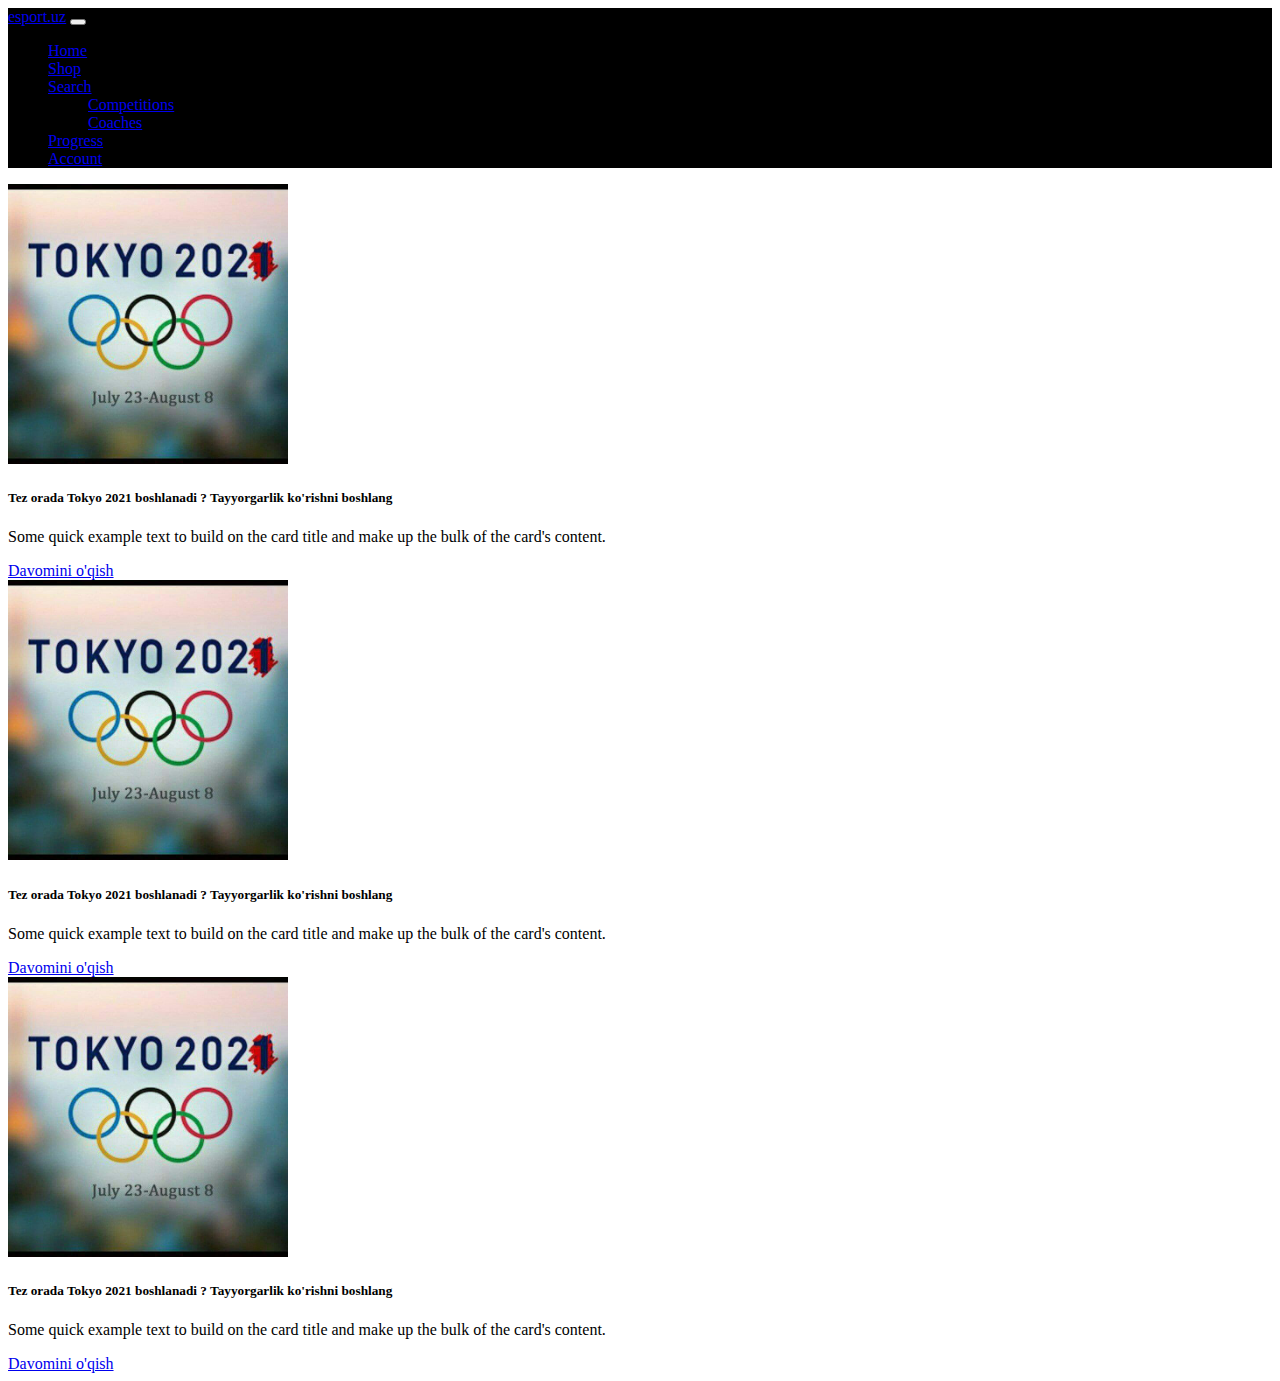
<file: index.html>
<!DOCTYPE html>
<html lang="en">

<head>
  <meta charset="UTF-8">
  <meta http-equiv="X-UA-Compatible" content="IE=edge">
  <meta name="viewport" content="width=device-width, initial-scale=1.0">
  <title>esport.uz</title>
  <link href="https://cdn.jsdelivr.net/npm/bootstrap@5.0.2/dist/css/bootstrap.min.css" rel="stylesheet"
    integrity="sha384-EVSTQN3/azprG1Anm3QDgpJLIm9Nao0Yz1ztcQTwFspd3yD65VohhpuuCOmLASjC" crossorigin="anonymous">

</head>

<body>
  <nav class="navbar navbar-expand-lg " style="background-color: black;">
    <div class="container">
      <a class="navbar-brand text-primary text-warning" href="#">esport.uz</a>
      <button class="navbar-toggler" type="button" data-bs-toggle="collapse" data-bs-target="#navbarSupportedContent"
        aria-controls="navbarSupportedContent" aria-expanded="false" aria-label="Toggle navigation">
        <span class="navbar-toggler-icon"></span>
      </button>
      <div class="collapse navbar-collapse" id="navbarSupportedContent">

      </div>
      <ul class="navbar-nav me-auto mb-2 mb-lg-0 text-warning">
        <li class="nav-item ">
          <a class="nav-link text-warning active " aria-current="page" href="#">Home</a>
        </li>
        <li class="nav-item">
          <a class="nav-link text-warning" href="./shop.html">Shop</a>
        </li>
        <li class="nav-item dropdown">
          <a class="nav-link text-warning dropdown-toggle" href="#" id="navbarDropdown" role="button"
            data-bs-toggle="dropdown" aria-expanded="false">
            Search
          </a>
          <ul class="dropdown-menu bg-dark" aria-labelledby="navbarDropdown">
            <li><a class="dropdown-item text-warning" href="#">Competitions</a></li>
            <li><a class="dropdown-item text-warning" href="#">Coaches</a></li>

            <!-- <li><a class="dropdown-item" href="#"></a></li> -->
          </ul>
        </li>
        <li class="nav-item">
          <a class="nav-link text-warning" href="#">Progress</a>
        </li>
        <li class="nav-item">
          <a class="nav-link text-warning" href="#">Account</a>
        </li>
      </ul>
    </div>
  </nav>

  <div class="header mt-4 pt-4 d-flex justify-content-center align-items-center flex-column">
    <div class="container row d-flex justify-content-center align-items-center flex-column">
      <div class="card col-8">
        <img src="./img/tokyo.jpg" class="card-img-top  " style="height:280px; " alt="...">
        <div class="card-body">
          <h5 class="card-title">Tez orada Tokyo 2021 boshlanadi ? Tayyorgarlik ko'rishni boshlang </h5>
          <p class="card-text">Some quick example text to build on the card title and make up the bulk of the card's
            content.</p>
          <a href="#" class="btn btn-warning text-light">Davomini o'qish</a>
        </div>
      </div>
      <div class="card col-8">
        <img src="./img/tokyo.jpg" class="card-img-top  " style="height:280px; " alt="...">
        <div class="card-body">
          <h5 class="card-title">Tez orada Tokyo 2021 boshlanadi ? Tayyorgarlik ko'rishni boshlang </h5>
          <p class="card-text">Some quick example text to build on the card title and make up the bulk of the card's
            content.</p>
          <a href="#" class="btn btn-warning text-light">Davomini o'qish</a>
        </div>
      </div>
      <div class="card col-8">
        <img src="./img/tokyo.jpg" class="card-img-top  " style="height:280px; " alt="...">
        <div class="card-body">
          <h5 class="card-title">Tez orada Tokyo 2021 boshlanadi ? Tayyorgarlik ko'rishni boshlang </h5>
          <p class="card-text">Some quick example text to build on the card title and make up the bulk of the card's
            content.</p>
          <a href="#" class="btn btn-warning text-light">Davomini o'qish</a>
        </div>
      </div>

    </div>
  </div>

  <script src="https://cdn.jsdelivr.net/npm/bootstrap@5.0.2/dist/js/bootstrap.bundle.min.js"
    integrity="sha384-MrcW6ZMFYlzcLA8Nl+NtUVF0sA7MsXsP1UyJoMp4YLEuNSfAP+JcXn/tWtIaxVXM" crossorigin="anonymous">
  </script>
</body>

</html>
</file>
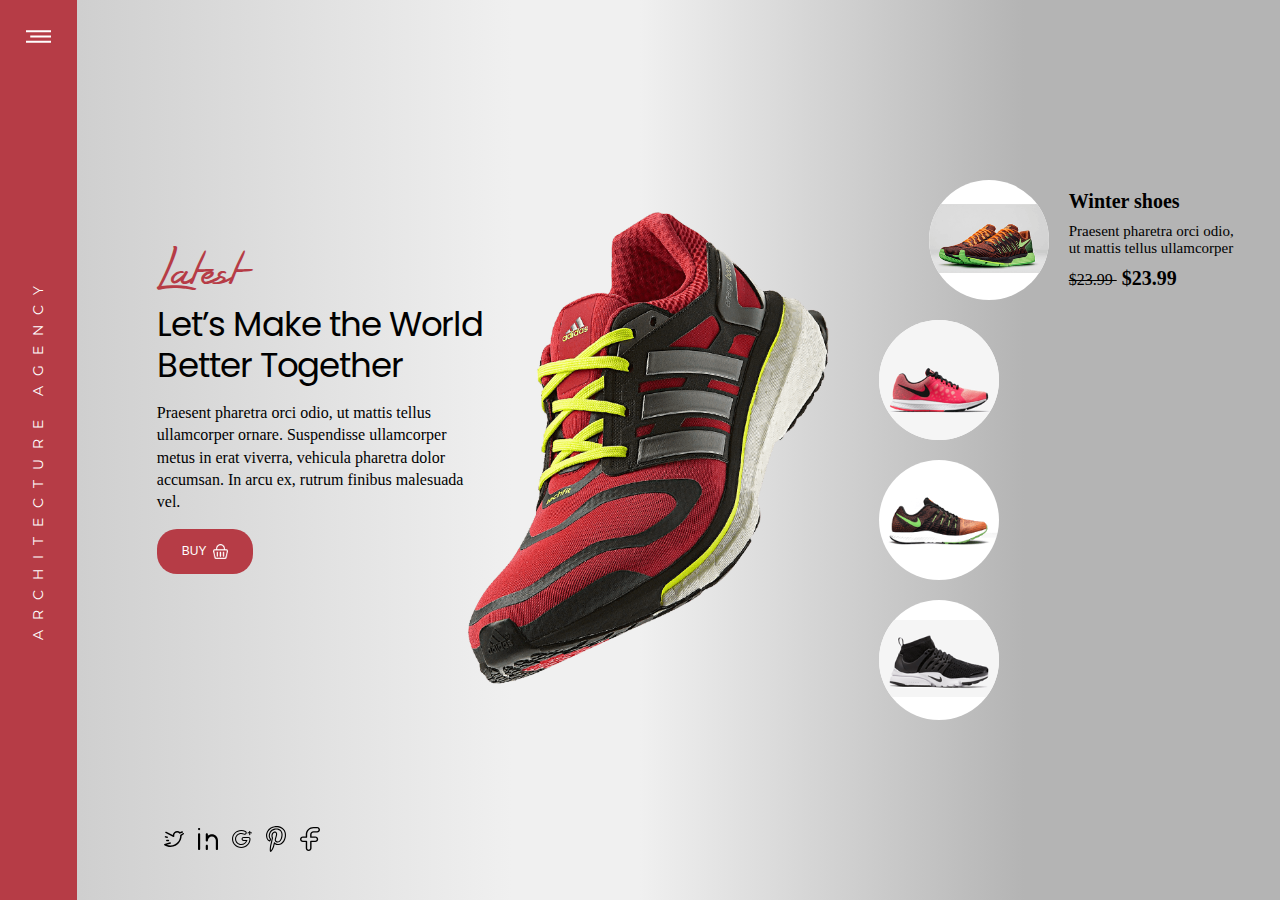
<file: Boots_page-main/index.html>
<!DOCTYPE html>
<html lang="en">
<head>
    <meta charset="UTF-8">
    <meta http-equiv="X-UA-Compatible" content="IE=edge">
    <meta name="viewport" content="width=device-width, initial-scale=1.0">
    <title>Document</title>
    <link rel="preconnect" href="https://fonts.gstatic.com">
    <link href="https://fonts.googleapis.com/css2?family=Montserrat&family=Poppins:wght@600&display=swap" rel="stylesheet">
    <link rel="stylesheet" href="./style.css">
</head>
<body>
    
    <aside class="sidebar">
        <button class="bar_button">
            <img src="./assets/img/bar.png" alt="">
        </button>
        <p class="sidebar_title">
            Architecture agency
        </p>
    </aside>
    <main class="main">
        
        <div class="content">
            <div class="content_info">
                <span class="brand_name">Latest</span>
                <p class="subtext">
                    Let’s Make the World Better Together
                </p>
                <p class="info">
                    Praesent pharetra orci odio, ut mattis tellus ullamcorper ornare. Suspendisse ullamcorper metus in erat viverra, vehicula pharetra dolor accumsan. In arcu ex, rutrum finibus malesuada vel.
                </p>
                <button class="cart_to_button">
                    Buy
                    <img style="margin-left: 7px;" src="./assets/img/cart.png" alt="cart">
                </button>
                <ul class="social_list">
                    <li class="social_item">
                        <a href="#" class="social_link">
                            <img src="./assets/img/twitter.svg" alt="Twitter" class="social_img">
                        </a>
                    </li>
                    <li class="social_item">
                        <a href="#" class="social_link">
                            <img src="./assets/img/linkedin.svg" alt="Linkedin" class="social_img">
                        </a>
                    </li>
                    <li class="social_item">
                        <a href="#" class="social_link">
                            <img src="./assets/img/google.svg" alt="Google" class="social_img">
                        </a>
                    </li>
                    <li class="social_item">
                        <a href="#" class="social_link">
                            <img src="./assets/img/pinterest.svg" alt="Pinterest" class="social_img">
                        </a>
                    </li>
                    <li class="social_item">
                        <a href="#" class="social_link">
                            <img src="./assets/img/facebook.svg" alt="Facebook" class="social_img">
                        </a>
                    </li>
                </ul>
            </div>
            <div class="content_img" id="back">
                <img class="back-image" src="./assets/img/ADI5077-Adidas-Boost-Running-Sho@1X (1).png" alt="Boots">
            </div>
        </div>
        
        
        <div class="products">
            <ul class="products_list">
                <li class="products_item active">
                    <button id="first" class="boots_button">
                        <img src="./assets/img/Layer 3@1X.png" alt="" class="boots_img">
                    </button>
                    <div class="boots_content" >
                        <h2 class="boots_name">Winter shoes</h2>
                        <p class="boots_info">
                            Praesent pharetra orci odio, ut mattis tellus ullamcorper 
                        </p>
                        <p class="boots_price">
                            <s>
                                 $23.99 
                            </s>
                            <span class="price_bold">
                                 $23.99 
                            </span>
                        </p>
                    </div>
                </li>
                <li class="products_item">
                    <button class="boots_button" id="second">
                        <img src="./assets/img/Layer 4@1X.png" alt="" class="boots_img">
                    </button>
                    <div class="boots_content">
                        <h2 class="boots_name">Winter shoes</h2>
                        <p class="boots_info">
                            Praesent pharetra orci odio, ut mattis tellus ullamcorper 
                        </p>
                        <p class="boots_price">
                            <s>
                                 $23.99 
                            </s>
                            <span class="price_bold">
                                 $23.99 
                            </span>
                        </p>
                    </div>
                </li>
                <li class="products_item">
                    <button class="boots_button" id="third">
                        <img src="./assets/img/Layer 5@1X.png" alt="" class="boots_img">
                    </button>
                    <div class="boots_content">
                        <h2 class="boots_name">Winter shoes</h2>
                        <p class="boots_info">
                            Praesent pharetra orci odio, ut mattis tellus ullamcorper 
                        </p>
                        <p class="boots_price">
                            <s>
                                 $23.99 
                            </s>
                            <span class="price_bold">
                                 $23.99 
                            </span>
                        </p>
                    </div>
                </li>
                <li class="products_item">
                    <button class="boots_button" id="fourth">
                        <img src="./assets/img/Layer 6@1X.png" alt="" class="boots_img">
                    </button>
                    <div class="boots_content">
                        <h2 class="boots_name">Winter shoes</h2>
                        <p class="boots_info">
                            Praesent pharetra orci odio, ut mattis tellus ullamcorper 
                        </p>
                        <p class="boots_price">
                            <s>
                                 $23.99 
                            </s>
                            <span class="price_bold">
                                 $23.99 
                            </span>
                        </p>
                    </div>
                </li>
            </ul>
        </div>
        
        
    </main>
    
    
    
    <script src="./main.js"></script>
</body>
</html>
</file>
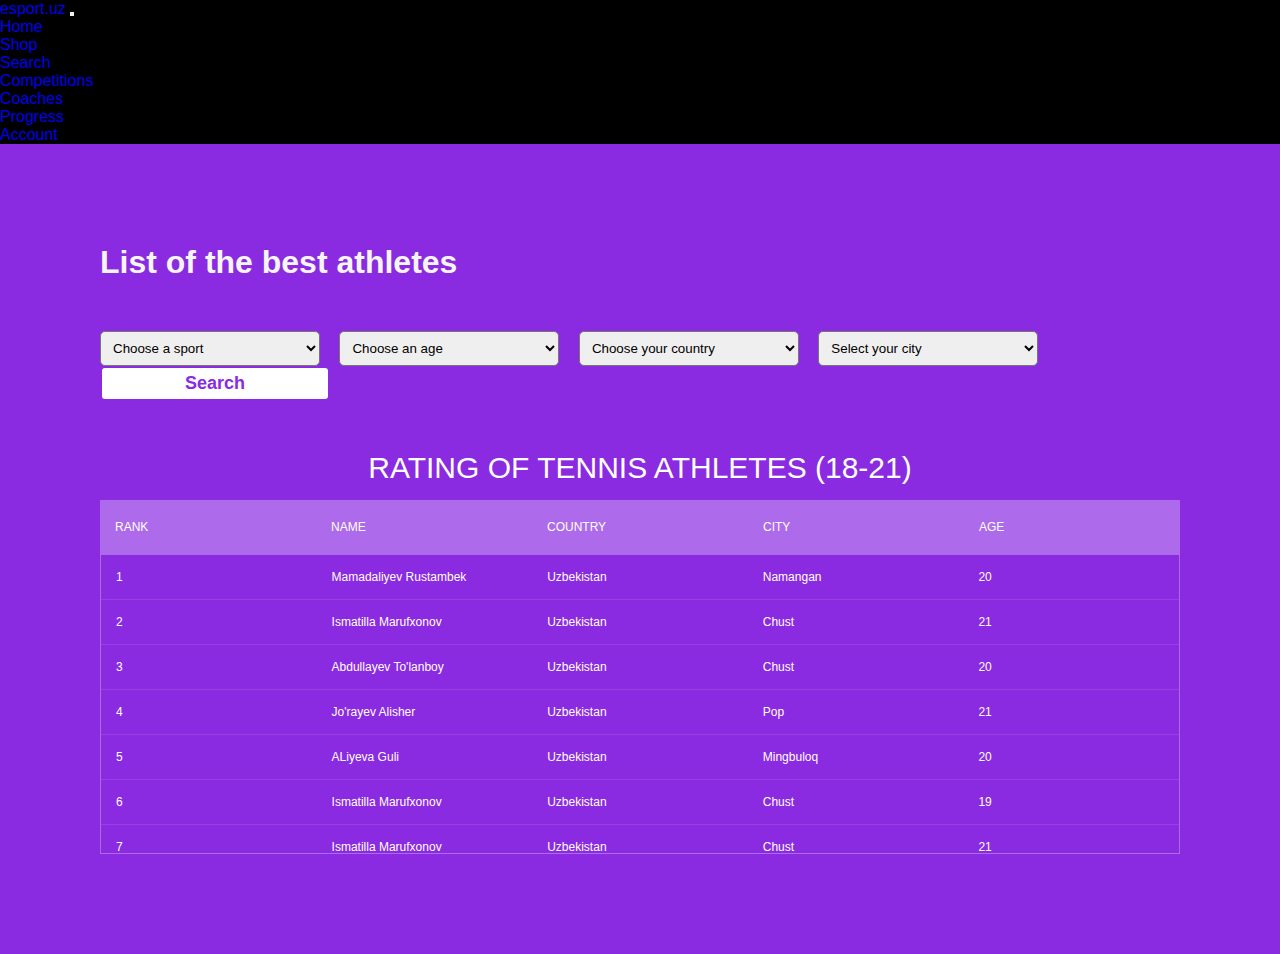
<file: search.html>
<!DOCTYPE html>
<html lang="en">

<head>
    <meta charset="UTF-8">
    <meta http-equiv="X-UA-Compatible" content="IE=edge">
    <meta name="viewport" content="width=device-width, initial-scale=1.0">
    <title>esport.uz</title>
    <link href="https://unpkg.com/aos@2.3.1/dist/aos.css" rel="stylesheet">
    <link href="https://cdn.jsdelivr.net/npm/bootstrap@5.0.2/dist/css/bootstrap.min.css" rel="stylesheet"
        integrity="sha384-EVSTQN3/azprG1Anm3QDgpJLIm9Nao0Yz1ztcQTwFspd3yD65VohhpuuCOmLASjC" crossorigin="anonymous">
    <link rel="stylesheet" href="./style.css">
</head>

<body>
    <nav class="navbar navbar-expand-lg " style="background-color: black;">
        <div class="container">
            <a class="navbar-brand text-primary text-warning" href="#">esport.uz</a>
            <button class="navbar-toggler" type="button" data-bs-toggle="collapse"
                data-bs-target="#navbarSupportedContent" aria-controls="navbarSupportedContent" aria-expanded="false"
                aria-label="Toggle navigation">
                <span class="navbar-toggler-icon"></span>
            </button>
            <div class="collapse navbar-collapse" id="navbarSupportedContent">

            </div>
            <ul class="navbar-nav me-auto mb-2 mb-lg-0 text-warning">
                <li class="nav-item ">
                    <a class="nav-link text-warning active " aria-current="page" href="./index.html">Home</a>
                </li>
                <li class="nav-item">
                    <a class="nav-link text-warning" href="#">Shop</a>
                </li>
                <li class="nav-item dropdown">
                    <a class="nav-link text-warning dropdown-toggle" href="#" id="navbarDropdown" role="button"
                        data-bs-toggle="dropdown" aria-expanded="false">
                        Search
                    </a>
                    <ul class="dropdown-menu bg-dark" aria-labelledby="navbarDropdown">
                        <li><a class="dropdown-item text-warning" href="./search.html">Competitions</a></li>
                        <li><a class="dropdown-item text-warning" href="./search.html">Coaches</a></li>

                        <!-- <li><a class="dropdown-item" href="#"></a></li> -->
                    </ul>
                </li>
                <li class="nav-item">
                    <a class="nav-link text-warning" href="#">Progress</a>
                </li>
                <li class="nav-item">
                    <a class="nav-link text-warning" href="#">Account</a>
                </li>
            </ul>
        </div>
    </nav>


    <div class="search">
        <div class="container">
            <div class="search-header ">
                <h2 class="search-title">
                    List of the best athletes
                </h2>
                <form action="" class="search-form">
                    <select name="" id="" class="search-select">
                        <option value="Choose a sport">Choose a sport</option>
                        <option value="Tennis">Tennis</option>
                        <option value="archery">Archery</option>
                        <option value="UFC">UFC</option>
                    </select>
                    <select name="" id="" class="search-select">
                        <option value="Choose an age">Choose an age</option>
                        <option value="10-15">10-15</option>
                        <option value="16-18">16-18</option>
                        <option value="19-21">19-21</option>
                    </select>
                    <select name="" id="" class="search-select">
                        <option value="Choose your country">Choose your country</option>
                        <option value="Uzbekistan">Uzbekistan</option>
                        <option value="Russia">Russia</option>
                        <option value="USA">USA</option>
                    </select>
                    <select name="" id="" class="search-select">
                        <option value="select your city">Select your city</option>
                        <option value="Andijon">Andijan</option>
                        <option value="Bukhara">Bukhara</option>
                        <option value="Tashkent">Tashkent</option>
                    </select>
                    <button type="submit" class="search-btn">
                        Search
                    </button>
                </form>
            </div>


            <div class="search-table">
                <section>
                    <!--for demo wrap-->
                    <h1>Rating of tennis athletes (18-21)</h1>
                    <div class="tbl-header">
                        <table cellpadding="0" cellspacing="0" border="0">
                            <thead>
                                <tr>
                                    <th>Rank</th>
                                    <th>Name</th>
                                    <th>Country</th>
                                    <th>City</th>
                                    <th>Age</th>
                                </tr>
                            </thead>
                        </table>
                    </div>
                    <div class="tbl-content">
                        <table cellpadding="0" cellspacing="0" border="0">
                            <tbody>
                                <tr>
                                    <td>1</td>
                                    <td>Mamadaliyev Rustambek </td>
                                    <td>Uzbekistan</td>
                                    <td>Namangan</td>
                                    <td>20</td>
                                </tr>
                                <tr>
                                    <td>2</td>
                                    <td>Ismatilla Marufxonov</td>
                                    <td>Uzbekistan</td>
                                    <td>Chust</td>
                                    <td>21</td>
                                </tr>
                                <tr>
                                    <td>3</td>
                                    <td>Abdullayev To'lanboy</td>
                                    <td>Uzbekistan</td>
                                    <td>Chust</td>
                                    <td>20</td>
                                </tr>
                                <tr>
                                    <td>4</td>
                                    <td>Jo'rayev Alisher</td>
                                    <td>Uzbekistan</td>
                                    <td>Pop</td>
                                    <td>21</td>
                                </tr>
                                <tr>
                                    <td>5</td>
                                    <td>ALiyeva Guli</td>
                                    <td>Uzbekistan</td>
                                    <td>Mingbuloq</td>
                                    <td>20</td>
                                </tr>
                                <tr>
                                    <td>6</td>
                                    <td>Ismatilla Marufxonov</td>
                                    <td>Uzbekistan</td>
                                    <td>Chust</td>
                                    <td>19</td>
                                </tr>
                                <tr>
                                    <td>7</td>
                                    <td>Ismatilla Marufxonov</td>
                                    <td>Uzbekistan</td>
                                    <td>Chust</td>
                                    <td>21</td>
                                </tr>
                                <tr>
                                    <td>8</td>
                                    <td>Ismatilla Marufxonov</td>
                                    <td>Uzbekistan</td>
                                    <td>Chust</td>
                                    <td>21</td>
                                </tr>
                                <tr>
                                    <td>9</td>
                                    <td>Ismatilla Marufxonov</td>
                                    <td>Uzbekistan</td>
                                    <td>Chust</td>
                                    <td>20</td>
                                </tr>
                                <tr>
                                    <td>10</td>
                                    <td>Ismatilla Marufxonov</td>
                                    <td>Uzbekistan</td>
                                    <td>Chust</td>
                                    <td>21</td>
                                </tr>
                                <tr>
                                    <td>11</td>
                                    <td>Ismatilla Marufxonov</td>
                                    <td>Uzbekistan</td>
                                    <td>Chust</td>
                                    <td>19</td>
                                </tr>
                                <tr>
                                    <td>12</td>
                                    <td>Ismatilla Marufxonov</td>
                                    <td>Uzbekistan</td>
                                    <td>Chust</td>
                                    <td>21</td>
                                </tr>
                                <tr>
                                    <td>13</td>
                                    <td>Ismatilla Marufxonov</td>
                                    <td>Uzbekistan</td>
                                    <td>Chust</td>
                                    <td>21</td>
                                </tr>
                                <tr>
                                    <td>14</td>
                                    <td>Ismatilla Marufxonov</td>
                                    <td>Uzbekistan</td>
                                    <td>Chust</td>
                                    <td>20</td>
                                </tr>
                                <tr>
                                    <td>15</td>
                                    <td>Ismatilla Marufxonov</td>
                                    <td>Uzbekistan</td>
                                    <td>Chust</td>
                                    <td>19</td>
                                </tr>
                                <tr>
                                    <td>16</td>
                                    <td>Ismatilla Marufxonov</td>
                                    <td>Uzbekistan</td>
                                    <td>Chust</td>
                                    <td>21</td>
                                </tr>

                            </tbody>
                        </table>
                    </div>
                </section>


            </div>
        </div>
    </div>


    <script src="https://cdn.jsdelivr.net/npm/bootstrap@5.0.2/dist/js/bootstrap.bundle.min.js"
        integrity="sha384-MrcW6ZMFYlzcLA8Nl+NtUVF0sA7MsXsP1UyJoMp4YLEuNSfAP+JcXn/tWtIaxVXM" crossorigin="anonymous">
    </script>
    <script src="https://unpkg.com/aos@2.3.1/dist/aos.js"></script>
    <script>
        AOS.init();
    </script>

</body>

</html>
</file>
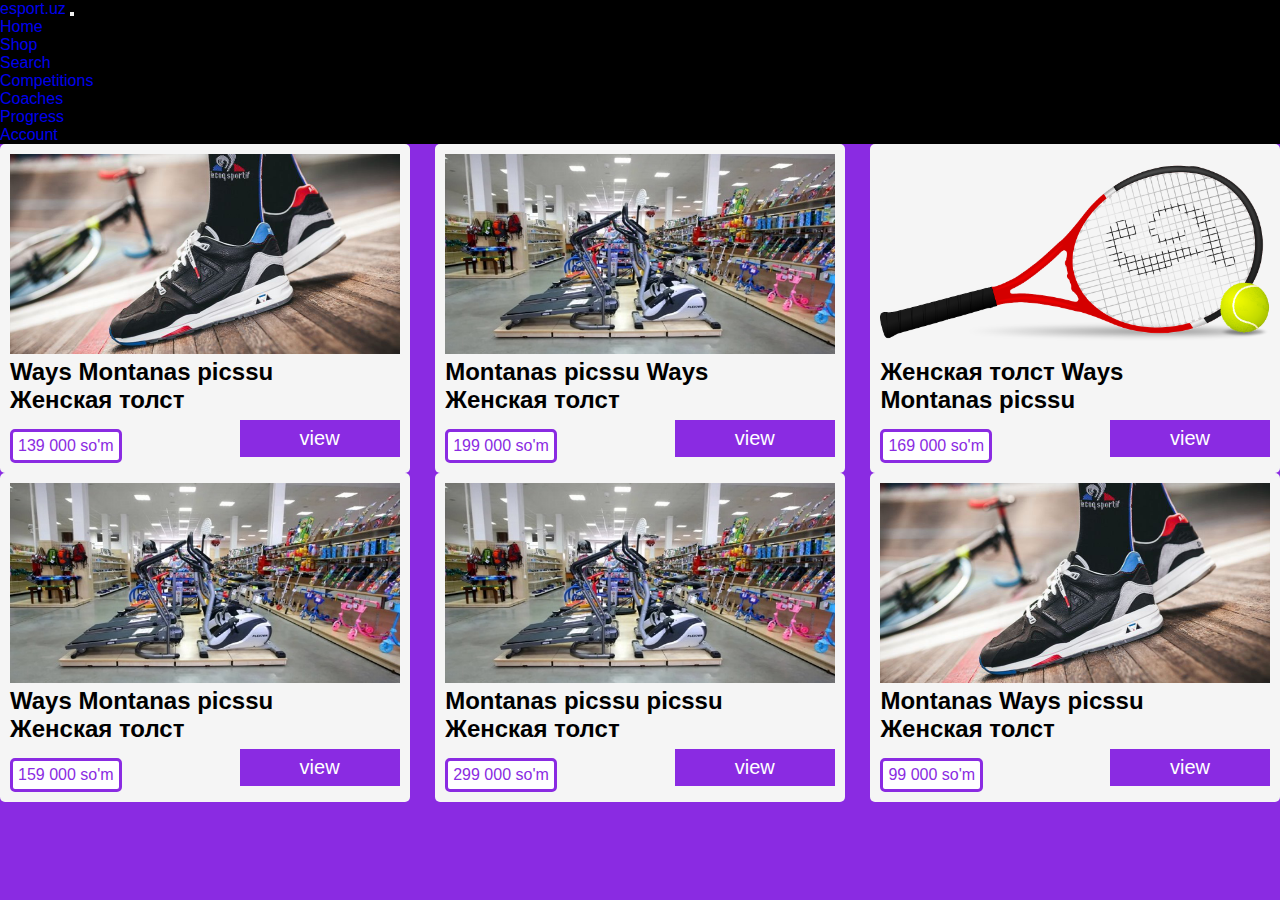
<file: shop.html>
<!DOCTYPE html>
<html lang="en">

<head>
  <meta charset="UTF-8">
  <meta http-equiv="X-UA-Compatible" content="IE=edge">
  <meta name="viewport" content="width=device-width, initial-scale=1.0">
  <title>esport.uz</title>
  <link href="https://unpkg.com/aos@2.3.1/dist/aos.css" rel="stylesheet">
  <link href="https://cdn.jsdelivr.net/npm/bootstrap@5.0.2/dist/css/bootstrap.min.css" rel="stylesheet"
    integrity="sha384-EVSTQN3/azprG1Anm3QDgpJLIm9Nao0Yz1ztcQTwFspd3yD65VohhpuuCOmLASjC" crossorigin="anonymous">
  <link rel="stylesheet" href="./style.css">
</head>

<body>
  <nav class="navbar navbar-expand-lg " style="background-color: black;">
    <div class="container">
      <a class="navbar-brand text-primary text-warning" href="#">esport.uz</a>
      <button class="navbar-toggler" type="button" data-bs-toggle="collapse" data-bs-target="#navbarSupportedContent"
        aria-controls="navbarSupportedContent" aria-expanded="false" aria-label="Toggle navigation">
        <span class="navbar-toggler-icon"></span>
      </button>
      <div class="collapse navbar-collapse" id="navbarSupportedContent">

      </div>
      <ul class="navbar-nav me-auto mb-2 mb-lg-0 text-warning">
        <li class="nav-item ">
          <a class="nav-link text-warning active " aria-current="page" href="./index.html">Home</a>
        </li>
        <li class="nav-item">
          <a class="nav-link text-warning" href="#">Shop</a>
        </li>
        <li class="nav-item dropdown">
          <a class="nav-link text-warning dropdown-toggle" href="#" id="navbarDropdown" role="button"
            data-bs-toggle="dropdown" aria-expanded="false">
            Search
          </a>
          <ul class="dropdown-menu bg-dark" aria-labelledby="navbarDropdown">
            <li><a class="dropdown-item text-warning" href="./search.html">Competitions</a></li>
            <li><a class="dropdown-item text-warning" href="./search.html">Coaches</a></li>

            <!-- <li><a class="dropdown-item" href="#"></a></li> -->
          </ul>
        </li>
        <li class="nav-item">
          <a class="nav-link text-warning" href="#">Progress</a>
        </li>
        <li class="nav-item">
          <a class="nav-link text-warning" href="#">Account</a>
        </li>
      </ul>
    </div>
  </nav>



  <div class="header mt-4 p-4">
    <div class="container header-flex ">
      
        <ul class="header-list   list-unstyled"data-aos="fade-right">
          <li class="header-item headers-items">
            <img src="./img/sport.jpg" alt="" class="header-img rounded-3">
          </li>
          <li class="header-item">
            <h2 class="header-title my-3 ">
             Ways   Montanas picssu Женская толст
            </h2>
          </li>
          <li class="header-item header-items">
            <p class="header-money">
              139 000 so'm
            </p>
            <a href="./Boots_page-main/index.html" class="header-btn">
              view
            </a>
          </li>
        </ul>
        <ul class="header-list list-unstyled">
          <li class="header-item">
            <img src="./img/sport1.jpg" alt="" class="header-img rounded-3">
          </li>
          <li class="header-item">
            <h2 class="header-title my-3 ">
              Montanas picssu Ways    Женская толст
            </h2>
          </li>
        <li class="header-item header-items">
            <p class="header-money">
              199 000 so'm
            </p>
            <a href="./Boots_page-main/index.html" class="header-btn">
              view
            </a>
          </li>
        </ul>
        <ul class="header-list list-unstyled"data-aos="fade-left" 
        data-aos-easing="ease-out-cubic"
        data-aos-duration="2000">
          <li class="header-item">
            <img src="./img/tennis-racket-tennis-tennis-ball-86693.png" alt="" class="header-img rounded-3">
          </li>
          <li class="header-item">
            <h2 class="header-title my-3 ">
             Женская толст Ways   Montanas picssu 
            </h2>
          </li>
        <li class="header-item header-items">
            <p class="header-money">
              169 000 so'm
            </p>
            <a href="./Boots_page-main/index.html" class="header-btn">
              view
            </a>
          </li>
        </ul>
        <ul class="header-list list-unstyled"data-aos="fade-right">
          <li class="header-item">
            <img src="./img/sport1.jpg" alt="" class="header-img rounded-3">
          </li>
          <li class="header-item">
            <h2 class="header-title my-3 ">
             Ways   Montanas picssu Женская толст
            </h2>
          </li>
        <li class="header-item header-items">
            <p class="header-money">
              159 000 so'm
            </p>
            <a href="./Boots_page-main/index.html" class="header-btn">
              view
            </a>
          </li>
        </ul>
         <ul class="header-list list-unstyled">
          <li class="header-item">
            <img src="./img/sport1.jpg" alt="" class="header-img rounded-3">
          </li>
          <li class="header-item">
            <h2 class="header-title my-3 ">
              Montanas picssu picssu Женская толст
            </h2>
          </li>
        <li class="header-item header-items">
            <p class="header-money">
              299 000 so'm
            </p>
            <a href="./Boots_page-main/index.html" class="header-btn">
              view
            </a>
          </li>
        </ul>
        <ul class="header-list  list-unstyled"data-aos="fade-left">
          <li class="header-item">
            <img src="./img/sport.jpg" alt="" class="header-img rounded-3">
          </li>
          <li class="header-item">
            <h2 class="header-title my-3 ">
               Montanas Ways   picssu Женская толст
            </h2>
          </li>
          <li class="header-item header-items">
            <p class="header-money">
              99 000 so'm
            </p>
            <a href="./Boots_page-main/index.html" class="header-btn">
              view
            </a>
          </li>
        </ul>
      
    </div>
  </div>

  <script src="https://cdn.jsdelivr.net/npm/bootstrap@5.0.2/dist/js/bootstrap.bundle.min.js"
    integrity="sha384-MrcW6ZMFYlzcLA8Nl+NtUVF0sA7MsXsP1UyJoMp4YLEuNSfAP+JcXn/tWtIaxVXM" crossorigin="anonymous">
  </script>
  <script src="https://unpkg.com/aos@2.3.1/dist/aos.js"></script>
  <script>
    AOS.init();
  </script>

</body>

</html>
</file>
<file: Boots_page-main/style.css>
*, *::after, *::before {
    margin: 0;
    padding: 0;
    box-sizing: border-box;
}

@font-face {
    font-family: 'Silent Reaction';
    src: url('./assets/fonts/SilentReaction.woff2') format('woff2'),
        url('./assets/fonts/SilentReaction.woff') format('woff');
    font-weight: normal;
    font-style: normal;
    font-display: swap;
}

ul, ol {
    list-style: none;
}

img {
    max-width: 100%;
    height: auto;
}

a {
    display: inline-block;
}

body {
    display: flex;
    font-family: serif;
    background: linear-gradient(to right, #c9c9c9, #f0f0f0 40%,#f0f0f0 50%,#b4b4b4 80%);
}

.sidebar {
    display: flex;
    flex-direction: column;
    align-items: center;
    padding: 30px 0;
    width: 6%;
    height: 100vh;
    font-family: 'Montserrat', sans-serif;
    background-color: #b63c46;
}

.sidebar_title {
    margin-top: auto;
    margin-bottom: auto;
    writing-mode: vertical-rl;
    text-orientation: sideways;
    transform: rotate(180deg);
    text-transform: uppercase;
    letter-spacing: 10px;
    font-size: 14px;
    color: white;
}

.main {
    display: flex;
    width: 94%;
    height: 100vh;
}

.bar_button {
    background-color: transparent;
    border: none;
}

.content {
    position: relative;
    display: flex;
    align-items: center;
    width: 60%;
    height: 100vh;
    padding-left: 80px;
    justify-content: center;
}

.content_info {
    display: flex;
    flex-direction: column;
    align-items: flex-start;
    height: 100vh;
}

.brand_name {
    font-family: "Silent Reaction";
    font-size: 40px;
    color: #B63C46;
    margin-top: auto;
}

.subtext {
    width: 60%;
    margin-top: 10px;
    font-family: 'Poppins';
    font-size: 34px;
    letter-spacing: -1px;
    line-height: 1.2;
}

.info {
    font-family: 'Roboto';
    margin-top: 16px;
    width: 50%;
    line-height: 1.4;
}

.cart_to_button {
    display: flex;
    margin-top: 15px;
    align-items: center;
    padding: 15px 25px;
    border-radius: 20px;
    border: none;
    background-color: #B63C46;
    color: white;
    text-transform: uppercase;
    font-size: 12px;
}

.cart_to_button span {
    margin-right: 10px;
}

.cart_to_button img {
    width: 15px;
}

.social_list {
    display: flex;
    align-items: center;
    margin-top: auto;
    margin-bottom: 40px;
}


.social_item {
    margin: 4px 7px;
}

.social_img {
    width: 20px;
}

.content_img {
    position: absolute;
    width: 50%;
    right: -30px;
}

.products {
    display: flex;
    align-items: center;
    padding-left: 80px;
    width: 40%;
    height: 100vh;
}

.products_item {
    display: flex;
    align-items: center;
}

.products_item + .active {
    padding-left: 50px;
}

.active .boots_content {
    display: block;
}

.active {
    transition: 0.4s;
    padding-left: 50px;
}

.sekin {
    transition: 0.4s;
}

.boots_content {
    display: none;
    width: 50%;
    margin-left: 20px;
}

.boots_name {
    font-size: 20px;
    margin-bottom: 10px;
}

.boots_info {
    font-size: 15px;
    margin-bottom: 10px;
}

.price_bold {
    font-weight: bold;
    font-size: 20px;
    margin-left: 5px;
}

.boots_button {
    border: none;
    background-color: white;
    width: 120px;
    height: 120px;
    border-radius: 50%;
    overflow: hidden;
    margin: 10px 0;
}
</file>
<file: style.css>
* {
    margin: 0;
    padding: 0;
    box-sizing: border-box;
    list-style: none;
    text-decoration: none;
}
body{
    background-color: blueviolet;
}

.navbar-brand:hover, .nav-link:hover{
    transform: scale(1.2);
}

.header{
    /* background-color: blueviolet;    */
}
.header-img{
    width: 390px;
    height: 200px;
    transition: 0.3s;
    
}
.headers-items{
    /* border: 3px solid blueviolet; */
    border-radius: 10px;

}
.header-img:hover{
    transform: scale(0.9);
}
.header-title{
    width: 350px;
}

.header-flex{

        display: flex;
        justify-content: space-between;
        align-items: center;
        flex-wrap: wrap;
}

.header-list{
    width: 32%;
    /* background-color:gold; */
    /* border: 2px solid red; */
    /* background-color: blueviolet; */
    padding: 10px;

background-color: whitesmoke;
border-radius: 5px;
}


.header-list:hover{
    /* background-color: blueviolet; */
    /* color: white; */

}
.header-items{
    display: flex;
    justify-content: space-between;
    align-items: center;
}
.header-money{
    border-radius: 5px;
    border: 3px solid blueviolet;
    margin-top: 15px;
    padding: 5px;
    background-color: white;
    color: blueviolet;
    transition: 0.9s;
}
.header-money:hover{
    transform: rotate(360deg);
}

.header-btn{
    padding: 5px;
    background-color: blueviolet;
    color: white;
    border: 2px solid blueviolet;
    width: 160px;
    transition: 0.3s;
    text-decoration: none;
    text-align: center;
    font-size: 20px;
  
}
.header-btn:hover{
    background-color: white;
    color: blueviolet;
    transform: scale(1.05);
}




















/* *************************** search ****************** */



.search{
    padding: 50px;
}

.search-title{
    color: whitesmoke;

    margin-bottom: 25px;
    font-size: 32px;
}

.search-form{
    margin-top: 50px;
}


.search-select{
    width: 220px;
    padding: 8px;
    border-radius: 5px;
    margin:0px 15px 0px 0px;
}
.search-header{
    padding: 50px;
    padding-bottom: 0px;
}
.search-btn{
    padding: 5px;
border: 2px solid blueviolet;
width: 230px;
background-color: white;  
color: blueviolet;
font-size: 18px;
border-radius: 5px;
font-weight: 600;
transition: 0.3s;
}

.search-btn:hover{
    transform: scale(1.05);
}







h1{
    font-size: 30px;
    color: #fff;
    text-transform: uppercase;
    font-weight: 300;
    text-align: center;
    margin-bottom: 15px;

  }
  table{
    width:100%;
    table-layout: fixed;
  }
  .tbl-header{
    background-color: rgba(255,255,255,0.3);
   }
  .tbl-content{
    height:300px;
    overflow-x:auto;
    margin-top: 0px;
    border: 1px solid rgba(255,255,255,0.3);
  }
  th{
    padding: 20px 15px;
    text-align: left;
    font-weight: 500;
    font-size: 12px;
    color: #fff;
    text-transform: uppercase;
  }
  td{
    padding: 15px;
    text-align: left;
    vertical-align:middle;
    font-weight: 300;
    font-size: 12px;
    color: #fff;
    border-bottom: solid 1px rgba(255,255,255,0.1);
  }
  
  
  /* demo styles */
  
  @import url(https://fonts.googleapis.com/css?family=Roboto:400,500,300,700);
  body{
    background: -webkit-linear-gradient(left, blueviolet, blueviolet);
    background: linear-gradient(to right, blueviolet,blueviolet);
    font-family: 'Roboto', sans-serif;
  }
  section{
    margin: 50px;
  }
  
  
  /* follow me template */
  .made-with-love {
    margin-top: 40px;
    padding: 10px;
    clear: left;
    text-align: center;
    font-size: 10px;
    font-family: arial;
    color: #fff;
  }
  .made-with-love i {
    font-style: normal;
    color: #F50057;
    font-size: 14px;
    position: relative;
    top: 2px;
  }
  .made-with-love a {
    color: #fff;
    text-decoration: none;
  }
  .made-with-love a:hover {
    text-decoration: underline;
  }
  
  
  /* for custom scrollbar for webkit browser*/
  
  ::-webkit-scrollbar {
      width: 6px;
  } 
  ::-webkit-scrollbar-track {
      box-shadow: inset 0 0 6px rgba(0,0,0,0.3); 
  } 
  ::-webkit-scrollbar-thumb {
      box-shadow: inset 0 0 6px rgba(0,0,0,0.3); 
  }
</file>
